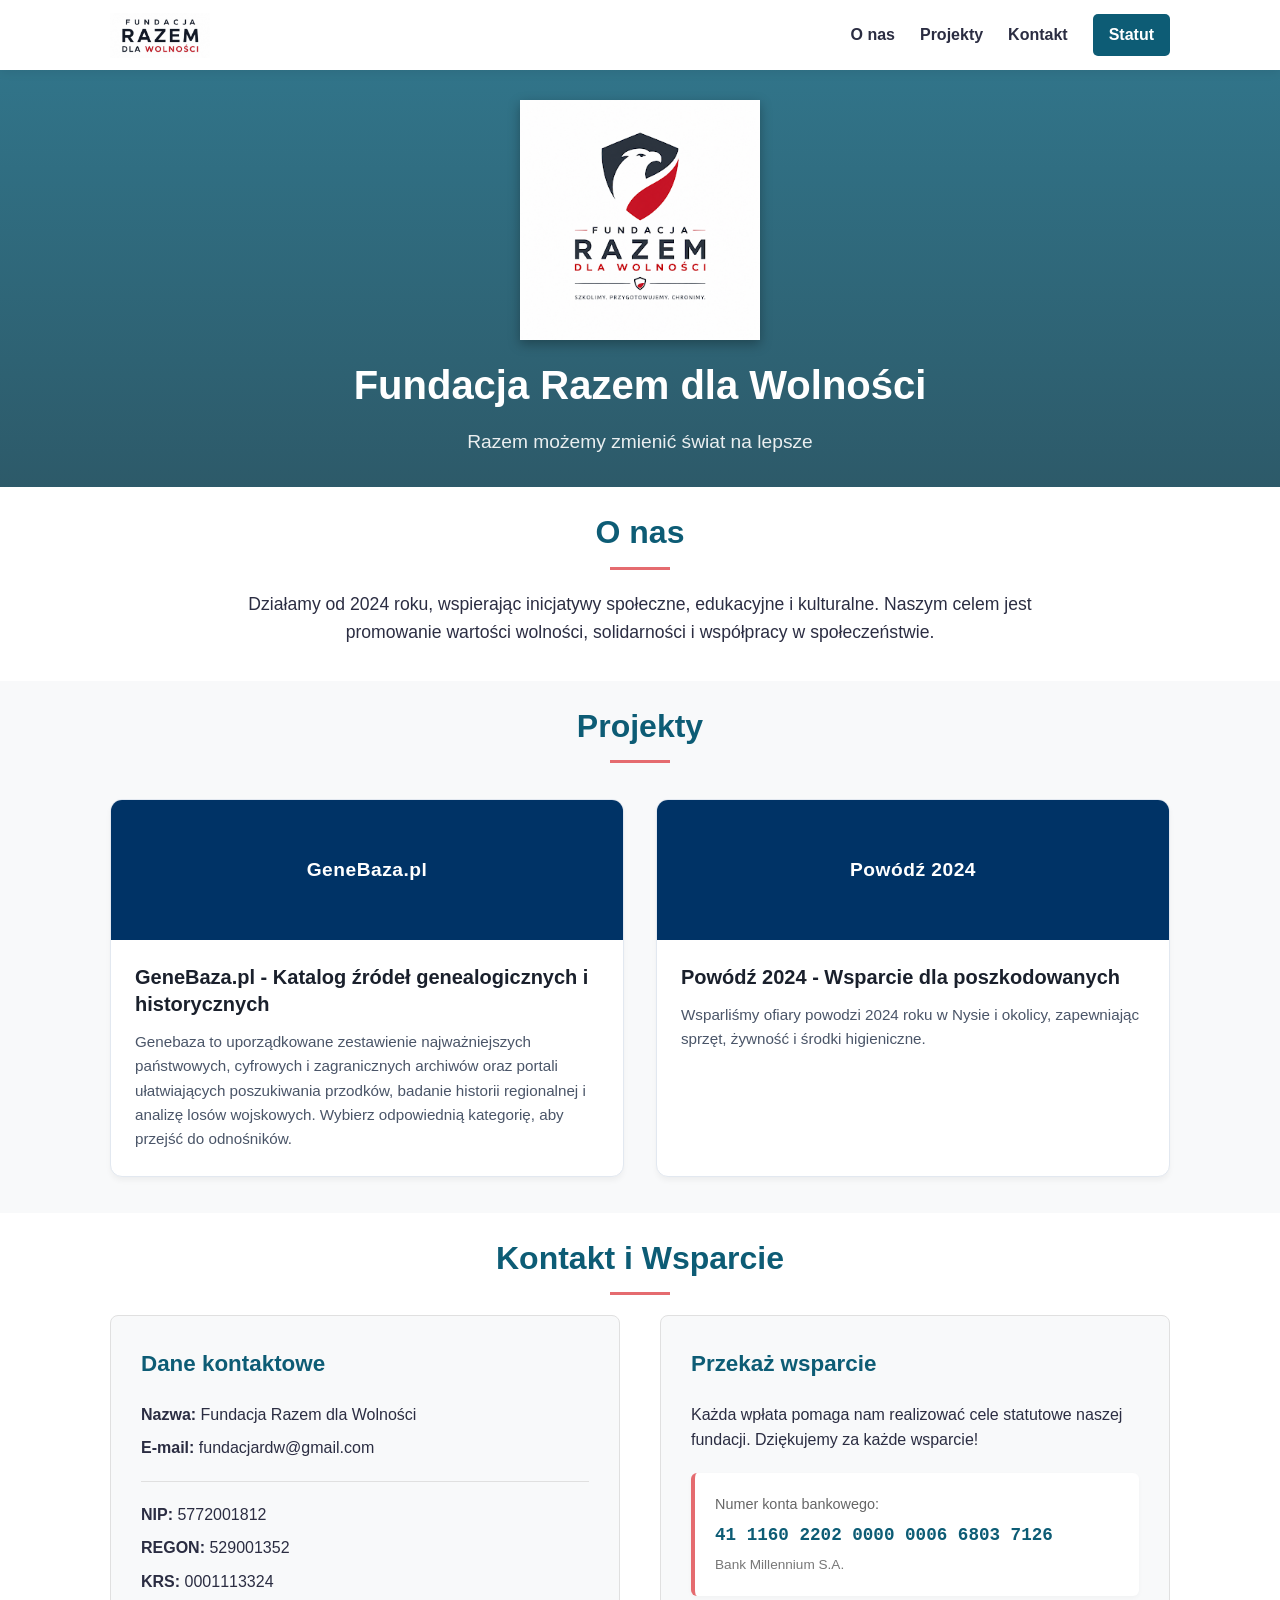
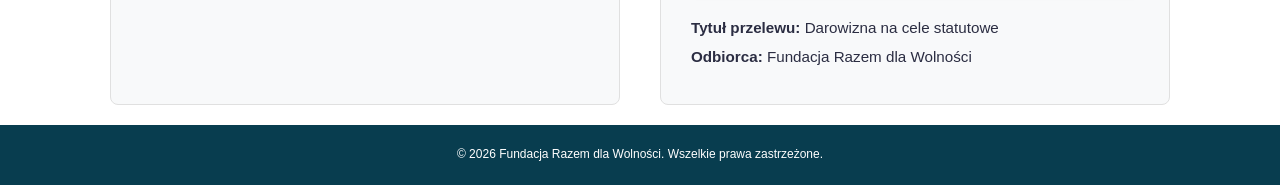
<file: index.html>
<!DOCTYPE html>
<html lang="pl" class="scroll-smooth">
<head>
    <meta charset="UTF-8">
    <meta name="viewport" content="width=device-width, initial-scale=1.0">
    <title>Fundacja Razem dla Wolności</title>
    <meta name="description" content="Oficjalna strona Fundacji Razem dla Wolności. Wspieramy projekty społeczne, edukacyjne i kulturalne. Dowiedz się, jak możesz nam pomóc.">
    <meta name="robots" content="index, follow">
    <link rel="canonical" href="https://fundacjarazemdlawolnosci.pl/">
    <meta name="format-detection" content="telephone=no">
    <meta property="og:type" content="website">
    <meta property="og:url" content="https://razemdlawolnosci.pl/">
    <meta property="og:title" content="Fundacja Razem dla Wolności">
    <meta property="og:description" content="Razem możemy zmienić świat na lepsze. Wspieraj inicjatywy społeczne i edukacyjne.">
    <meta property="og:image" content="https://fundacjarazemdlawolnosci.pl/logo.png">
    <meta property="og:locale" content="pl_PL">
    <meta name="twitter:card" content="summary_large_image">
    <meta name="twitter:title" content="Fundacja Razem dla Wolności">
    <meta name="twitter:description" content="Razem możemy zmienić świat na lepsze. Wspieraj inicjatywy społeczne i edukacyjne.">
    <meta name="twitter:image" content="https://fundacjarazemdlawolnosci.pl/logo.png">
    <script type="application/ld+json">
    {
      "@context": "https://schema.org",
      "@type": "NGO",
      "name": "Fundacja Razem dla Wolności",
      "url": "https://fundacjarazemdlawolnosci.pl/",
      "logo": "https://fundacjarazemdlawolnosci.pl/favicon.png",
      "email": "fundacjardw@gmail.com",
      "taxID": "5772001812",
      "vatID": "PL5772001812",
      "description": "Fundacja wspierająca inicjatywy społeczne, edukacyjne i kulturalne."
    }
    </script>
    <link rel="stylesheet" href="style.css">
    <link rel="icon" type="image/png" sizes="32x32" href="favicon.png">
    <link rel="apple-touch-icon" href="favicon.png">
</head>
<body>

    <header class="navbar">
        <div class="container nav-container">
            <a href="index.html" class="logo-link">
    
                <img src="tlo.jpg" alt="Logo Fundacji" class="nav-logo">
            </a>
            <nav class="nav-links">
                <a href="#o-nas">O nas</a>
                <a href="#projekty">Projekty</a>
                <a href="#kontakt">Kontakt</a>
                <a href="/statut" class="statut-link">Statut</a>
            </nav>
        </div>
    </header>

    <section class="hero">
        <div class="hero-overlay">
            <div class="container hero-content">
             
                <img src="logo.png" alt="Duże Logo Fundacji" class="hero-logo">
                <h1 class="hero-title">Fundacja Razem dla Wolności</h1>
                <p class="hero-subtitle">Razem możemy zmienić świat na lepsze</p>
            </div>
        </div>
    </section>

    <section id="o-nas" class="section">
        <div class="container">
            <h2 class="section-title">O nas</h2>
            <div class="about-text">
                <p>
                    Działamy od 2024 roku, wspierając inicjatywy społeczne, edukacyjne i kulturalne. Naszym celem jest promowanie wartości wolności, solidarności i współpracy w społeczeństwie.
                </p>
                <p>
                
                </p>
            </div>
        </div>
    </section>

    <section id="projekty" class="section section-alt">
        <div class="container">
            <h2 class="section-title">Projekty</h2>
            <div class="projects-grid">
                
                <div class="project-card">
                    <div class="project-image"><strong>GeneBaza.pl</strong></div>
                    <div class="project-content">
                        <h3>GeneBaza.pl - Katalog źródeł genealogicznych i historycznych</h3>
                        <p>Genebaza to uporządkowane zestawienie najważniejszych państwowych, cyfrowych i zagranicznych archiwów oraz portali ułatwiających poszukiwania przodków, badanie historii regionalnej i analizę losów wojskowych. Wybierz odpowiednią kategorię, aby przejść do odnośników.</p>
                    </div>
                </div>

                <div class="project-card">
                    <div class="project-image"><strong>Powódź 2024</strong></div>
                    <div class="project-content">
                        <h3>Powódź 2024 - Wsparcie dla poszkodowanych</h3>
                        <p>Wsparliśmy ofiary powodzi 2024 roku w Nysie i okolicy, zapewniając sprzęt, żywność i środki higieniczne.</p>
                    </div>
                </div>

            </div>
        </div>
    </section>

    <section id="kontakt" class="section">
        <div class="container">
            <h2 class="section-title">Kontakt i Wsparcie</h2>
            <div class="contact-grid">
                <div class="contact-info">
                    <h3>Dane kontaktowe</h3>
                    <div class="info-group">
                        <p><strong>Nazwa:</strong> Fundacja Razem dla Wolności</p>
                        <p><strong>E-mail:</strong> fundacjardw@gmail.com</p>
                    </div>
                    <hr class="contact-divider">
                    <div class="info-group">
                        <p><strong>NIP:</strong> 5772001812</p>
                        <p><strong>REGON:</strong> 529001352</p>
                        <p><strong>KRS:</strong> 0001113324</p>
                    </div>
                </div>
                <div class="bank-info">
                    <h3>Przekaż wsparcie</h3>
                    <p class="support-desc">
                        Każda wpłata pomaga nam realizować cele statutowe naszej fundacji. Dziękujemy za każde wsparcie!
                    </p>
                    <div class="bank-card">
                        <span class="bank-label">Numer konta bankowego:</span>
                        <div class="account-number"> 41 1160 2202 0000 0006 6803 7126</div>
                        <p class="bank-name">Bank Millennium S.A.</p>
                    </div>
                    <div class="transfer-details">
                        <p><strong>Tytuł przelewu:</strong> Darowizna na cele statutowe</p>
                        <p><strong>Odbiorca:</strong> Fundacja Razem dla Wolności</p>
                    </div>
                </div>
            </div>
        </div>
    </section>

    <footer class="footer">
        <div class="container">
            <p>&copy; 2026 Fundacja Razem dla Wolności. Wszelkie prawa zastrzeżone.</p>
        </div>
    </footer>

</body>
</html>
</file>
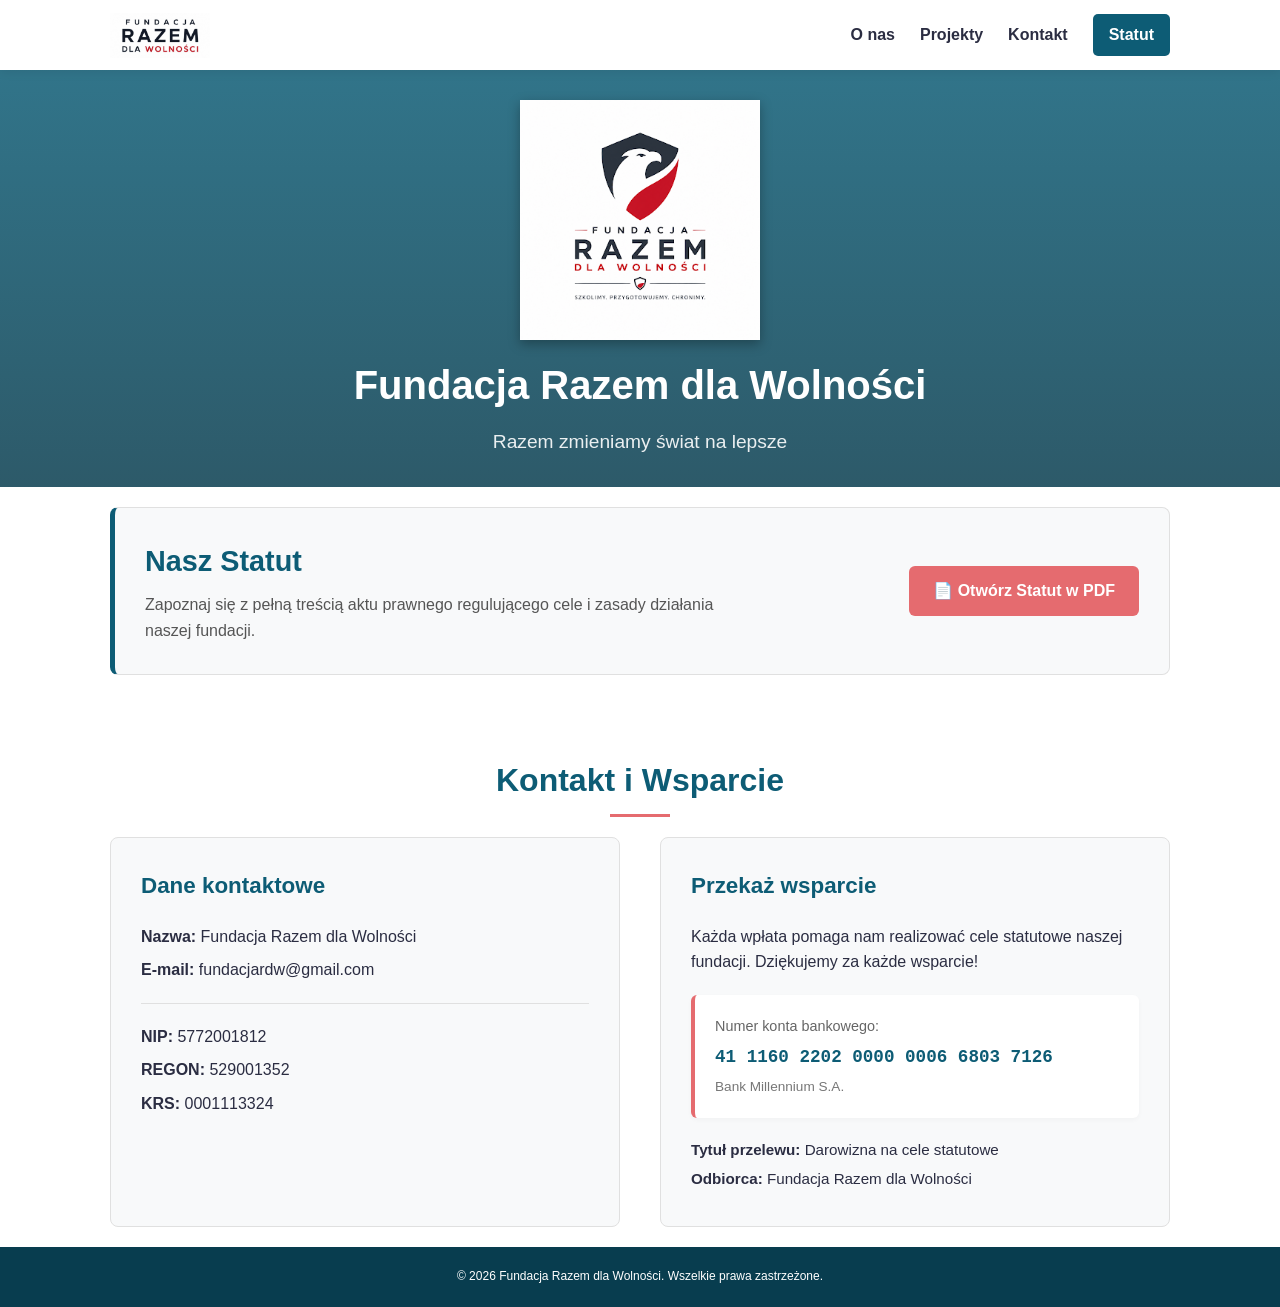
<file: statut.html>
<!DOCTYPE html>
<html lang="pl" class="scroll-smooth">
<head>
    <meta charset="UTF-8">
    <meta name="viewport" content="width=device-width, initial-scale=1.0">
    <title>Fundacja Razem dla Wolności</title>
    <meta name="description" content="Fundacja Razem dla Wolności - Statut">
    <meta name="keywords" content="fundacja, wolność, społeczeństwo, statut, razem, wsparcie, edukacja">
    <meta name="format-detection" content="telephone=no">
    <link rel="stylesheet" href="style.css">
    <link rel="apple-touch-icon" href="favicon.png">
    <link rel="icon" type="image/png" sizes="32x32" href="favicon.png">
</head>
<body>
    <header class="navbar">
        <div class="container nav-container">
            <a href="index.html" class="logo-link">
        
                <img src="tlo.jpg" alt="Logo Fundacji" class="nav-logo">
            </a>
            <nav class="nav-links">
                <a href="#o-nas">O nas</a>
                <a href="#projekty">Projekty</a>
                <a href="#kontakt">Kontakt</a>
                <a href="/statut" class="statut-link">Statut</a>
            </nav>
        </div>
    </header>

    <section class="hero">
        <div class="hero-overlay">
            <div class="container hero-content">
             
                <img src="logo.png" alt="Duże Logo Fundacji" class="hero-logo">
                <h1 class="hero-title">Fundacja Razem dla Wolności</h1>
                <p class="hero-subtitle">Razem zmieniamy świat na lepsze</p>
            </div>
        </div>
    </section>

<section class="section">
        <div class="container">
            
            <div class="statut-box">
                <div class="statut-box-content">
                    <h2>Nasz Statut</h2>
                    <p>Zapoznaj się z pełną treścią aktu prawnego regulującego cele i zasady działania naszej fundacji.</p>
                </div>
                
                <a href="Statut.pdf" target="_blank" rel="noopener noreferrer" class="btn-pdf">
                    📄 Otwórz Statut w PDF
                </a>
            </div>

        </div>
    </section>

    <section id="kontakt" class="section">
        <div class="container">
            <h2 class="section-title">Kontakt i Wsparcie</h2>
            <div class="contact-grid">
                <div class="contact-info">
                    <h3>Dane kontaktowe</h3>
                    <div class="info-group">
                        <p><strong>Nazwa:</strong> Fundacja Razem dla Wolności</p>
                        <p><strong>E-mail:</strong> fundacjardw@gmail.com</p>
                    </div>
                    <hr class="contact-divider">
                    <div class="info-group">
                        <p><strong>NIP:</strong> 5772001812</p>
                        <p><strong>REGON:</strong> 529001352</p>
                        <p><strong>KRS:</strong> 0001113324</p>
                    </div>
                </div>
                <div class="bank-info">
                    <h3>Przekaż wsparcie</h3>
                    <p class="support-desc">
                        Każda wpłata pomaga nam realizować cele statutowe naszej fundacji. Dziękujemy za każde wsparcie!
                    </p>
                    <div class="bank-card">
                        <span class="bank-label">Numer konta bankowego:</span>
                        <div class="account-number"> 41 1160 2202 0000 0006 6803 7126</div>
                        <p class="bank-name">Bank Millennium S.A.</p>
                    </div>
                    <div class="transfer-details">
                        <p><strong>Tytuł przelewu:</strong> Darowizna na cele statutowe</p>
                        <p><strong>Odbiorca:</strong> Fundacja Razem dla Wolności</p>
                    </div>
                </div>
            </div>
        </div>
    </section>

    <footer class="footer">
        <div class="container">
            <p>&copy; 2026 Fundacja Razem dla Wolności. Wszelkie prawa zastrzeżone.</p>
        </div>
    </footer>

</body>
</file>
<file: style.css>
* {
    margin: 0;
    padding: 0;
    box-sizing: border-box;
}

a[x-apple-data-detectors] {
    color: inherit !important;
    text-decoration: none !important;
    font-size: inherit !important;
    font-family: inherit !important;
    font-weight: inherit !important;
}

:root {
    --primary-color: #0d5c75;
    --primary-hover: #083d4f;
    --accent-color: #e56b6f;
    --text-color: #2b2d42;
    --bg-light: #f8f9fa;
    --bg-white: #ffffff;
    --border-color: #e0e0e0;
}

html {
    scroll-behavior: smooth;
    font-family: 'Segoe UI', Tahoma, Geneva, Verdana, sans-serif;
    color: var(--text-color);
    line-height: 1.6;
}

.container {
    max-width: 1100px;
    margin: 0 auto;
    padding: 0 20px;
}

.navbar {
    background-color: var(--bg-white);
    box-shadow: 0 2px 10px rgba(0, 0, 0, 0.08);
    position: sticky;
    top: 0;
    z-index: 1000;
}

.nav-container {
    display: flex;
    justify-content: space-between;
    align-items: center;
    height: 70px;
}

.nav-logo {
    height: 45px;
    width: auto;
    display: block;
}

.nav-links {
    display: flex;
    gap: 25px;
    align-items: center;
}

.nav-links a {
    text-decoration: none;
    color: var(--text-color);
    font-weight: 600;
    transition: color 0.3s ease;
}

.nav-links a:hover {
    color: var(--primary-color);
}

.nav-links a.statut-link {
    background-color: var(--primary-color);
    color: white;
    padding: 8px 16px;
    border-radius: 5px;
}

.nav-links a.statut-link:hover {
    background-color: var(--primary-hover);
}

.hero {
    background: linear-gradient(rgba(13, 92, 117, 0.85), rgba(8, 61, 79, 0.85)), url('https://images.unsplash.com/photo-1532629345422-7515f3d16bb0?auto=format&fit=crop&w=1500&q=80') center/cover no-repeat;
    color: white;
    text-align: center;
    padding: 30px 20px;
}

.hero-logo {
    max-width: 240px;
    height: auto;
    margin-bottom: 5px;
    filter: drop-shadow(0 4px 6px rgba(0,0,0,0.3));
}

.hero-title {
    font-size: 2.5rem;
    margin-bottom: 10px;
}

.hero-subtitle {
    font-size: 1.2rem;
    opacity: 0.9;
}

.section {
    padding: 20px 0;
}

.section-alt {
    background-color: var(--bg-light);
}

.section-title {
    text-align: center;
    font-size: 2rem;
    margin-bottom: 20px;
    color: var(--primary-color);
    position: relative;
}

.section-title::after {
    content: '';
    display: block;
    width: 60px;
    height: 3px;
    background-color: var(--accent-color);
    margin: 8px auto 0;
}

.about-text {
    max-width: 800px;
    margin: 0 auto;
    font-size: 1.1rem;
    text-align: center;
}

.about-text p {
    margin-bottom: 15px;
}

.projects-grid {
    display: grid;
    grid-template-columns: 1fr; 
    gap: 1.5rem; 
    padding: 1rem 0;
}

.project-card {
    display: flex;
    flex-direction: column;
    background-color: #ffffff;
    border-radius: 12px;
    border: 1px solid #e2e8f0;
    overflow: hidden;
    box-shadow: 0 4px 6px -1px rgba(0, 0, 0, 0.05);
    transition: transform 0.2s ease, box-shadow 0.2s ease;
}

.project-card:hover {
    transform: translateY(-4px);
    box-shadow: 0 10px 15px -3px rgba(0, 0, 0, 0.1);
}

.project-image {
    width: 100%;
    min-height: 140px;
    background-color: #003366; /* Przykładowy kolor tła fundacji */
    color: #ffffff;
    display: flex;
    align-items: center;
    justify-content: center;
    padding: 1.25rem;
    text-align: center;
}

.project-image strong {
    font-size: 1.2rem;
    letter-spacing: 0.5px;
}

.project-content {
    padding: 1.5rem;
    display: flex;
    flex-direction: column;
    gap: 0.75rem;
    flex-grow: 1;
}

.project-content h3 {
    margin: 0;
    font-size: 1.25rem;
    line-height: 1.35;
    color: #1a202c;
}

.project-content p {
    margin: 0;
    font-size: 0.95rem;
    line-height: 1.6;
    color: #4a5568;
}

@media (min-width: 768px) {
    .projects-grid {
        /* Automatyczne kolumny o minimalnej szerokości 300px */
        grid-template-columns: repeat(auto-fit, minmax(320px, 1fr));
        gap: 2rem;
    }
}

.contact-grid {
    display: grid;
    grid-template-columns: 1fr 1fr;
    gap: 40px;
}

.contact-info, .bank-info {
    background: var(--bg-light);
    padding: 30px;
    border-radius: 8px;
    border: 1px solid var(--border-color);
}

.contact-info h3, .bank-info h3 {
    margin-bottom: 20px;
    color: var(--primary-color);
    font-size: 1.4rem;
}

.info-group p {
    margin-bottom: 8px;
}

.contact-divider {
    border: 0;
    height: 1px;
    background: var(--border-color);
    margin: 20px 0;
}

.support-desc {
    margin-bottom: 20px;
}

.bank-card {
    background: var(--bg-white);
    padding: 20px;
    border-radius: 6px;
    border-left: 4px solid var(--accent-color);
    margin-bottom: 20px;
    box-shadow: 0 2px 5px rgba(0,0,0,0.03);
}

.bank-label {
    font-size: 0.9rem;
    color: #666;
    display: block;
    margin-bottom: 5px;
}

.account-number {
    font-family: monospace;
    font-size: 1.1rem;
    font-weight: bold;
    color: var(--primary-color);
    word-break: break-all;
}

.bank-name {
    font-size: 0.85rem;
    color: #777;
    margin-top: 5px;
}

.transfer-details p {
    font-size: 0.95rem;
    margin-bottom: 5px;
}

.footer {
    background-color: var(--primary-hover);
    color: white;
    text-align: center;
    padding: 20px 0;
    font-size: 12px;
}

@media (max-width: 768px) {
    .nav-container {
        flex-direction: column;
        height: auto;
        padding: 15px;
        gap: 15px;
    }

    .contact-grid {
        grid-template-columns: 1fr;
    }
    
    .hero-title {
        font-size: 1.8rem;
    }
}

.statut-box {
    background-color: var(--bg-light);
    border: 1px solid var(--border-color);
    border-left: 5px solid var(--primary-color);
    border-radius: 8px;
    padding: 30px;
    margin-bottom: 40px;
    display: flex;
    justify-content: space-between;
    align-items: center;
    gap: 20px;
    flex-wrap: wrap;
}

.statut-box-content h2 {
    color: var(--primary-color);
    font-size: 1.8rem;
    margin-bottom: 8px;
}

.statut-box-content p {
    color: #555;
    max-width: 600px;
}

.btn-pdf {
    display: inline-flex;
    align-items: center;
    gap: 10px;
    background-color: var(--accent-color);
    color: white;
    padding: 12px 24px;
    border-radius: 6px;
    text-decoration: none;
    font-weight: bold;
    transition: background-color 0.3s ease, transform 0.2s ease;
    white-space: nowrap;
}

.btn-pdf:hover {
    background-color: #d05357;
    transform: translateY(-2px);
}

.statut-text-wrapper {
    background: var(--bg-white);
    padding: 30px;
    border-radius: 8px;
    border: 1px solid var(--border-color);
}

.statut-heading {
    color: var(--primary-color);
    margin-bottom: 15px;
    font-size: 1.3rem;
}
</file>
